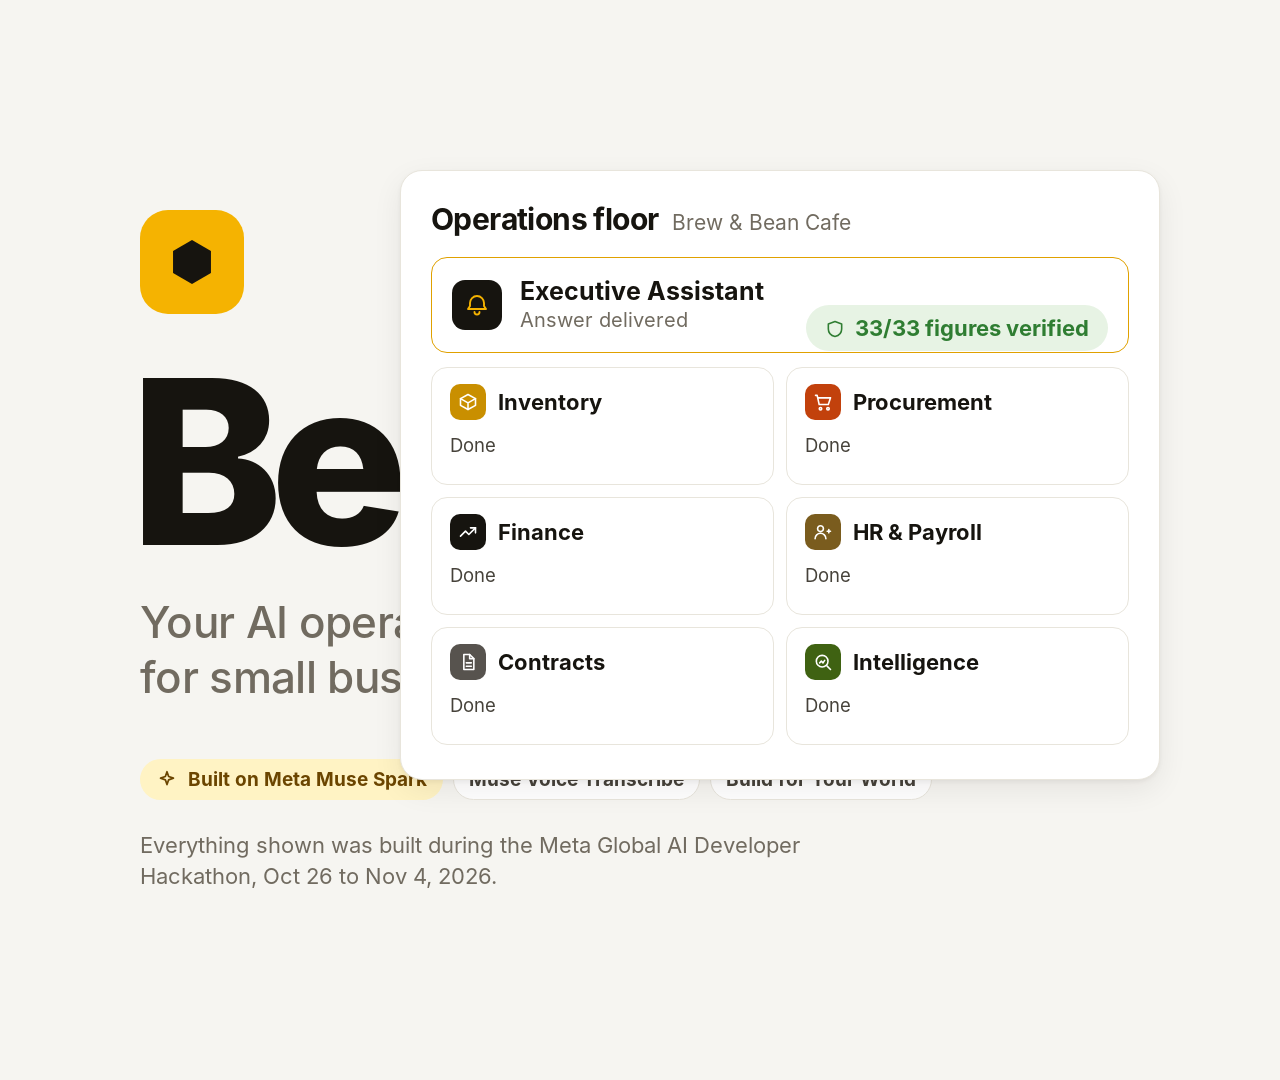
<file: demo/slides.html>
<!doctype html>
<html lang="en">
<head>
<meta charset="utf-8">
<title>Beezy — demo slides</title>
<style>
  /* Same fonts and tokens as the product (frontend/css/app.css) so slides and footage read as one piece. */
  @font-face { font-family: "Inter"; src: url("../frontend/fonts/inter-400.woff") format("woff"); font-weight: 400; }
  @font-face { font-family: "Inter"; src: url("../frontend/fonts/inter-500.woff") format("woff"); font-weight: 500; }
  @font-face { font-family: "Inter"; src: url("../frontend/fonts/inter-600.woff") format("woff"); font-weight: 600; }
  @font-face { font-family: "Inter"; src: url("../frontend/fonts/inter-700.woff") format("woff"); font-weight: 700; }
  @font-face { font-family: "Inter"; src: url("../frontend/fonts/inter-800.woff") format("woff"); font-weight: 800; }
  @font-face { font-family: "Lora"; src: url("../frontend/fonts/lora-var.woff") format("woff"); font-weight: 400 700; }
  @font-face { font-family: "Lora"; src: url("../frontend/fonts/lora-italic-var.woff") format("woff"); font-weight: 400 700; font-style: italic; }
  :root {
    --paper: #f6f5f1; --surface: #ffffff; --surface-2: #fbfaf7; --ink: #16140f; --ink-2: #46423a; --ink-3: #716b60;
    --line: #e8e5dc; --line-2: #d6d1c4; --honey: #f5b301; --honey-deep: #e0a100; --honey-soft: #fff3c4; --honey-ink: #6b4500;
    --blue: #8a5a00; --blue-soft: #fff3c4; --teal: #16140f; --teal-soft: #fff3c4;
    --green: #2f7d32; --green-soft: #e7f3e4; --amber: #c2620a; --amber-soft: #fdeedd; --red: #c0392b; --red-soft: #fbe9e7;
    --inv: #c98f00; --pro: #c2410c; --fin: #16140f; --hr: #7a5c1e; --con: #57534e; --bi: #3f6212;
    --shadow: 0 2px 4px rgba(22, 20, 15, .05), 0 10px 30px rgba(22, 20, 15, .07);
    --sans: "Inter", sans-serif; --serif: "Lora", Georgia, serif;
  }
  * { box-sizing: border-box; margin: 0; padding: 0; }
  html, body { width: 1920px; height: 1080px; overflow: hidden; background: var(--paper); color: var(--ink); font-family: var(--sans);
    -webkit-font-smoothing: antialiased; }
  svg.i { width: 100%; height: 100%; fill: none; stroke: currentColor; stroke-width: 1.9; stroke-linecap: round; stroke-linejoin: round; }
  .slide { position: absolute; inset: 0; display: none; padding: 150px 140px 0; }
  .slide.on { display: block; }
  .brandbar { position: absolute; left: 140px; top: 64px; display: flex; align-items: center; gap: 14px; font-weight: 700; font-size: 24px; letter-spacing: -0.02em; color: var(--ink); }
  .mark { width: 40px; height: 40px; border-radius: 11px; background: var(--honey); display: grid; place-items: center; flex: none; }
  .mark svg { width: 28px; height: 28px; }

  @keyframes up { from { opacity: 0; transform: translateY(24px); } to { opacity: 1; transform: none; } }
  @keyframes fade { from { opacity: 0; } to { opacity: 1; } }
  @keyframes pop { 0% { opacity: 0; transform: scale(.86); } 70% { opacity: 1; transform: scale(1.02); } 100% { opacity: 1; transform: none; } }
  @keyframes draw { from { stroke-dashoffset: var(--len, 900); } to { stroke-dashoffset: 0; } }
  @keyframes flow { to { stroke-dashoffset: -60; } }
  @keyframes win { 0% { opacity: 0; } 8% { opacity: 1; } 92% { opacity: 1; } 100% { opacity: 0; } }
  @keyframes till { from { opacity: 1; } to { opacity: 0; } }
  @keyframes sweep { from { transform: translateX(-100%); } to { transform: translateX(260%); } }
  @keyframes deskOn { 0% { opacity: .62; border-color: var(--line); background: var(--surface); }
    8%, 88% { opacity: 1; border-color: var(--c); background: color-mix(in srgb, var(--c) 7%, var(--surface)); }
    100% { opacity: 1; border-color: var(--line); background: var(--surface); } }
  @keyframes sevOn { from { background: var(--line); } to { background: var(--sev); } }
  .a { opacity: 0; animation: up .85s cubic-bezier(.2, .8, .2, 1) both; }
  .f { opacity: 0; animation: fade .9s ease both; }
  .p { opacity: 0; animation: pop .7s cubic-bezier(.2, .8, .2, 1) both; }

  h1 { font-size: 92px; line-height: 1.04; font-weight: 800; letter-spacing: -0.04em; }
  h2 { font-size: 66px; line-height: 1.08; font-weight: 800; letter-spacing: -0.035em; max-width: 1560px; }
  .panel { background: var(--surface); border: 1px solid var(--line); border-radius: 22px; box-shadow: var(--shadow); }
  .badge { display: inline-flex; align-items: center; gap: 10px; padding: 9px 18px; border-radius: 999px; font-size: 22px; font-weight: 650;
    background: var(--surface); color: var(--ink-2); border: 1px solid var(--line); white-space: nowrap; }
  .badge.teal { background: var(--honey-soft); color: var(--honey-ink); border-color: transparent; }
  .badge.red { background: var(--red-soft); color: var(--red); border-color: transparent; }
  .badge.green { background: var(--green-soft); color: var(--green); border-color: transparent; }
  .badge .dot { width: 12px; height: 12px; border-radius: 4px; }
  .d-icon { width: 42px; height: 42px; border-radius: 11px; display: grid; place-items: center; color: #fff; flex: none; }
  .d-icon svg { width: 24px; height: 24px; }

  /* ---------- title ---------- */
  #title { padding: 0; }
  #title .left { position: absolute; left: 140px; top: 210px; width: 900px; }
  #title .bigmark { width: 104px; height: 104px; border-radius: 28px; background: var(--honey); display: grid; place-items: center; margin-bottom: 44px; }
  #title .bigmark svg { width: 74px; height: 74px; }
  #title .name { font-size: 230px; font-weight: 800; letter-spacing: -0.055em; line-height: .9; margin-left: -10px; }
  #title .tag { font-size: 44px; color: var(--ink-3); margin-top: 30px; font-weight: 500; letter-spacing: -0.015em; line-height: 1.25; }
  #title .chips { display: flex; gap: 10px; margin-top: 54px; }
  #title .chips .badge { font-size: 19px; padding: 8px 15px; }
  #title .built { margin-top: 30px; font-size: 22px; color: var(--ink-3); max-width: 760px; line-height: 1.4; }
  .floor { position: absolute; right: 120px; top: 170px; width: 760px; padding: 30px 30px 34px; }
  .floor .head { display: flex; align-items: baseline; gap: 14px; margin-bottom: 20px; }
  .floor .head b { font-size: 30px; font-weight: 700; letter-spacing: -0.02em; }
  .floor .head span { font-size: 21px; color: var(--ink-3); }
  .exec { display: flex; align-items: center; gap: 18px; border: 1.5px solid var(--honey-deep); border-radius: 16px; padding: 18px 20px; margin-bottom: 14px; position: relative; }
  .exec .d-icon { background: var(--ink); color: var(--honey); width: 50px; height: 50px; border-radius: 13px; }
  .exec b { font-size: 25px; font-weight: 700; display: block; }
  .exec .st { font-size: 20px; color: var(--ink-3); position: relative; height: 26px; margin-top: 2px; }
  .exec .st span, .desk .st span { position: absolute; left: 0; top: 0; white-space: nowrap; }
  .desks { display: grid; grid-template-columns: 1fr 1fr; gap: 12px; }
  .desk { position: relative; overflow: hidden; border: 1.5px solid var(--line); border-radius: 16px; padding: 16px 18px 18px; height: 118px; opacity: .62; background: var(--surface); }
  .desk .nm { display: flex; align-items: center; gap: 12px; font-size: 22px; font-weight: 650; }
  .desk .d-icon { width: 36px; height: 36px; border-radius: 10px; }
  .desk .d-icon svg { width: 20px; height: 20px; }
  .desk .st { position: relative; font-size: 18.5px; color: var(--ink-3); margin-top: 14px; height: 24px; }
  .desk .bar { position: absolute; left: 0; right: 0; bottom: 0; height: 4px; opacity: 0; overflow: hidden; }
  .desk .bar i { display: block; width: 40%; height: 100%; background: var(--c); animation: sweep 1.1s ease-in-out infinite; }
  .verified { position: absolute; right: 20px; top: 50%; transform: translateY(-50%); }

  /* ---------- problem ---------- */
  .alerts6 { display: grid; grid-template-columns: repeat(3, 1fr); gap: 22px; margin-top: 66px; }
  .al { display: flex; gap: 22px; padding: 30px 30px 30px 26px; min-height: 172px; }
  .al .sev { width: 7px; border-radius: 6px; background: var(--line); flex: none; animation: sevOn .4s ease both; }
  .al .t { font-size: 32px; font-weight: 700; letter-spacing: -0.02em; }
  .al .s { font-size: 23px; color: var(--ink-3); margin-top: 8px; line-height: 1.35; }
  .al .badge { margin-top: 16px; font-size: 19px; padding: 6px 14px; }
  .punch { margin-top: 60px; font-family: var(--serif); font-style: italic; font-size: 50px; color: var(--ink); }

  /* ---------- solution ---------- */
  .steps { display: grid; grid-template-columns: 1fr 64px 1fr 64px 1fr; margin-top: 76px; }
  .step { padding: 44px 42px 46px; }
  .step .ic { width: 60px; height: 60px; border-radius: 16px; display: grid; place-items: center; background: var(--honey-soft); color: var(--honey-ink); }
  .step .ic svg { width: 32px; height: 32px; }
  .step .t { font-size: 62px; font-weight: 800; letter-spacing: -0.04em; margin: 26px 0 12px; }
  .step .s { font-size: 26px; color: var(--ink-3); line-height: 1.4; }
  .step.yes { background: var(--honey); border-color: transparent; color: var(--ink); }
  .step.yes .s { color: #4a3800; }
  .step.yes .ic { background: var(--ink); color: var(--honey); }
  .chev { display: grid; place-items: center; color: var(--line-2); }
  .chev svg { width: 40px; height: 40px; }
  .depts { display: flex; gap: 12px; margin-top: 54px; flex-wrap: wrap; }

  /* ---------- architecture ---------- */
  #arch { padding: 150px 110px 0; }
  #arch h2 { font-size: 58px; }
  svg.wires { position: absolute; inset: 0; width: 1920px; height: 1080px; pointer-events: none; }
  .wire { fill: none; stroke: var(--line-2); stroke-width: 3; stroke-dasharray: var(--len, 900); stroke-dashoffset: var(--len, 900); animation: draw .9s ease both; }
  .pulse { fill: none; stroke: var(--honey-deep); stroke-width: 4; stroke-linecap: round; stroke-dasharray: 2 58; opacity: 0; animation: fade .4s ease both, flow 1s linear infinite; }
  .box { position: absolute; padding: 20px 24px; border-radius: 18px; }
  .box .t { font-size: 25px; font-weight: 700; letter-spacing: -0.015em; display: flex; align-items: center; gap: 12px; }
  .box .s { font-size: 19px; color: var(--ink-3); margin-top: 7px; line-height: 1.35; }
  .box.ex { background: var(--ink); color: #fff; border: 0; }
  .box.ex .s { color: #cfc8b8; }
  .box.ex .d-icon { background: var(--honey) !important; color: var(--ink); }
  .box .d-icon { width: 34px; height: 34px; border-radius: 9px; }
  .box .d-icon svg { width: 19px; height: 19px; }
  .agent { position: absolute; width: 330px; height: 72px; border-radius: 16px; display: flex; align-items: center; gap: 14px; padding: 0 16px; font-size: 23px; font-weight: 650; }
  .agent .d-icon { width: 38px; height: 38px; border-radius: 10px; }
  .agent .d-icon svg { width: 21px; height: 21px; }
  .agent em { white-space: nowrap; font-style: normal; font-size: 17px; color: var(--ink-3); font-weight: 500; margin-left: auto; }
  .band { position: absolute; left: 110px; right: 110px; top: 868px; display: grid; grid-template-columns: repeat(3, 1fr); gap: 22px; }
  .band .box { position: relative; }

  /* ---------- trust (a KPI band, like the dashboard) ---------- */
  .kband { display: grid; grid-template-columns: repeat(4, 1fr); margin-top: 72px; overflow: hidden; }
  .kc { padding: 40px 38px 44px; border-right: 1px solid var(--line); }
  .kc:last-child { border-right: 0; }
  .kc .ic { width: 52px; height: 52px; border-radius: 14px; display: grid; place-items: center; background: var(--honey-soft); color: var(--honey-ink); }
  .kc .ic svg { width: 28px; height: 28px; }
  .kc .v { font-size: 60px; font-weight: 800; letter-spacing: -0.045em; margin-top: 26px; }
  .kc .l { font-size: 25px; font-weight: 650; margin-top: 6px; }
  .kc .s { font-size: 21px; color: var(--ink-3); margin-top: 10px; line-height: 1.4; }

  /* ---------- next ---------- */
  .next { display: grid; grid-template-columns: repeat(3, 1fr); gap: 24px; margin-top: 70px; }
  .next .panel { padding: 40px 40px 44px; min-height: 280px; }
  .next .ic { width: 56px; height: 56px; border-radius: 15px; display: grid; place-items: center; background: var(--honey-soft); color: var(--honey-ink); }
  .next .ic svg { width: 30px; height: 30px; }
  .next .t { font-size: 34px; font-weight: 750; letter-spacing: -0.025em; margin-top: 26px; }
  .next .s { font-size: 24px; color: var(--ink-3); margin-top: 12px; line-height: 1.4; }

  /* ---------- bumper & close ---------- */
  #bumper, #close { padding: 0; }
  #bumper.on, #close.on { display: grid; place-items: center; text-align: center; background: var(--ink); color: #fff; }
  #bumper .s, #close .by { color: #b5ad9c !important; }
  .live { color: var(--honey) !important; } .live i { background: var(--honey) !important; }
  .live { display: inline-flex; align-items: center; gap: 12px; font-size: 24px; color: var(--red); font-weight: 650; margin-bottom: 26px; }
  .live i { width: 16px; height: 16px; border-radius: 50%; background: var(--red); }
  #bumper .big { font-size: 128px; font-weight: 800; letter-spacing: -0.055em; }
  #bumper .s { font-size: 30px; color: var(--ink-3); margin-top: 22px; }
  #close .big { font-size: 132px; font-weight: 800; letter-spacing: -0.055em; line-height: 1.02; }
  #close .big span { display: inline-block; }
  #close .url { margin-top: 60px; display: inline-flex; align-items: center; gap: 16px; font-size: 36px; font-weight: 650; color: var(--ink);
    padding: 18px 30px; }
  #close .by { margin-top: 26px; font-size: 25px; color: var(--ink-3); }
  /* ---------- muse (how the Meta models are used) ---------- */
  #muse h2 { font-size: 58px; }
  .mflow { position: absolute; left: 140px; top: 300px; width: 1090px; display: grid; gap: 22px; }
  .mstep { display: grid; grid-template-columns: 300px 1fr; gap: 26px; align-items: start; }
  .mstep .lab { padding-top: 10px; }
  .mstep .n { width: 46px; height: 46px; clip-path: polygon(50% 0, 100% 25%, 100% 75%, 50% 100%, 0 75%, 0 25%); background: var(--honey);
    display: grid; place-items: center; font-weight: 800; font-size: 22px; color: var(--ink); }
  .mstep .t { font-size: 29px; font-weight: 750; letter-spacing: -0.02em; margin-top: 14px; }
  .mstep .s { font-size: 20px; color: var(--ink-3); margin-top: 6px; line-height: 1.4; }
  .code { background: var(--ink); color: #e9e4d6; border-radius: 18px; padding: 22px 26px; font-family: "DejaVu Sans Mono", monospace;
    font-size: 19.5px; line-height: 1.55; white-space: pre; box-shadow: var(--shadow); }
  .code .k { color: var(--honey); } .code .v { color: #bfe3a8; } .code .c { color: #8f887a; } .code .u { color: #fff; font-weight: 700; }
  .code .ln { display: block; opacity: 0; animation: fade .35s ease both; }
  .mside { position: absolute; left: 1300px; top: 300px; width: 480px; display: grid; gap: 20px; }
  .mcard { padding: 24px 28px 26px; display: grid; grid-template-columns: 52px 1fr; column-gap: 18px; align-items: center; }
  .mcard .e, .mcard .s { grid-column: 1 / -1; }
  .mcard .ic { width: 52px; height: 52px; border-radius: 14px; display: grid; place-items: center; background: var(--ink); color: var(--honey); }
  .mcard .ic svg { width: 28px; height: 28px; }
  .mcard .t { font-size: 30px; font-weight: 800; letter-spacing: -0.03em; }
  .mcard .e { font-family: "DejaVu Sans Mono", monospace; font-size: 17px; color: var(--honey-ink); margin-top: 16px; }
  .mcard .s { font-size: 20px; color: var(--ink-2); margin-top: 10px; line-height: 1.4; }
  .mcard.hot { background: var(--honey); border-color: transparent; }
  .mcard.hot .e { color: #4a3800; } .mcard.hot .s { color: #3a2c00; }
</style>
</head>
<body>

<!-- 1. TITLE -->
<section class="slide" id="title">
  <div class="left">
    <div class="bigmark a" style="animation-delay:.05s"><svg viewBox="0 0 32 32"><path d="M16 6.5 L24.2 11.25 L24.2 20.75 L16 25.5 L7.8 20.75 L7.8 11.25 Z" fill="#16140f"/></svg></div>
    <div class="name a" style="animation-delay:.2s">Beezy</div>
    <div class="tag a" style="animation-delay:.55s">Your AI operations team<br>for small businesses.</div>
    <div class="chips">
      <span class="badge teal a" style="animation-delay:1.0s"><i data-icon="sparkle" style="width:22px;height:22px;display:inline-block"></i>Built on Meta Muse Spark</span>
      <span class="badge a" style="animation-delay:1.15s">Muse Voice Transcribe</span>
      <span class="badge a" style="animation-delay:1.3s">Build for Your World</span>
    </div>
    <div class="built a" style="animation-delay:1.6s">Everything shown was built during the Meta Global AI Developer Hackathon, Oct 26 to Nov 4, 2026.</div>
  </div>
  <div class="panel floor p" style="animation-delay:.45s">
    <div class="head"><b>Operations floor</b><span>Brew &amp; Bean Cafe</span></div>
    <div class="exec">
      <div class="d-icon" data-icon="assistant"></div>
      <div><b>Executive Assistant</b>
        <div class="st"><span style="animation:till .2s 1.5s both">Waiting for a request</span>
          <span style="opacity:0;animation:win 4.9s 1.5s both">Delegating to 6 agents in parallel</span>
          <span style="opacity:0;animation:fade .3s 6.4s both">Answer delivered</span></div></div>
      <span class="badge green verified p" style="animation-delay:6.6s"><i data-icon="shield" style="width:20px;height:20px;display:inline-block"></i>33/33 figures verified</span>
    </div>
    <div class="desks" id="desks"></div>
  </div>
</section>

<!-- 2. PROBLEM -->
<section class="slide" id="problem">
  <div class="brandbar f"><span class="mark"><svg viewBox="0 0 32 32"><path d="M16 6.5 L24.2 11.25 L24.2 20.75 L16 25.5 L7.8 20.75 L7.8 11.25 Z" fill="#16140f"/></svg></span>Beezy</div>
  <h2 class="a" style="animation-delay:.1s">A small business runs on six systems<br>that never talk to each other.</h2>
  <div class="alerts6">
    <div class="panel al a" style="animation-delay:.8s"><i class="sev" style="--sev:var(--red);animation-delay:5.4s"></i><div><div class="t">Stock spreadsheet</div><div class="s">Updated when someone remembers</div><span class="badge red p" style="animation-delay:5.5s">Stockout</span></div></div>
    <div class="panel al a" style="animation-delay:1.0s"><i class="sev" style="--sev:var(--amber);animation-delay:5.6s"></i><div><div class="t">Supplier emails</div><div class="s">Prices and lead times buried in threads</div><span class="badge red p" style="animation-delay:5.7s">Overpaid</span></div></div>
    <div class="panel al a" style="animation-delay:1.2s"><i class="sev" style="--sev:var(--red);animation-delay:5.8s"></i><div><div class="t">Payroll calculator</div><div class="s">Manual, and easy to get wrong</div><span class="badge red p" style="animation-delay:5.9s">Pay error</span></div></div>
    <div class="panel al a" style="animation-delay:1.4s"><i class="sev" style="--sev:var(--amber);animation-delay:6.0s"></i><div><div class="t">Contract folder</div><div class="s">Renewal deadlines slip past</div><span class="badge red p" style="animation-delay:6.1s">Auto-renewed</span></div></div>
    <div class="panel al a" style="animation-delay:1.6s"><i class="sev" style="--sev:var(--amber);animation-delay:6.2s"></i><div><div class="t">Accounting app</div><div class="s">Looks backwards, not ahead</div><span class="badge red p" style="animation-delay:6.3s">No forecast</span></div></div>
    <div class="panel al a" style="animation-delay:1.8s"><i class="sev" style="--sev:var(--red);animation-delay:6.4s"></i><div><div class="t">Bank statements</div><div class="s">Cash surprises at month end</div><span class="badge red p" style="animation-delay:6.5s">Cash shortfall</span></div></div>
  </div>
  <div class="punch a" style="animation-delay:8.2s">Owners find problems after they have already cost money.</div>
</section>

<!-- 3. SOLUTION -->
<section class="slide" id="solution">
  <div class="brandbar f"><span class="mark"><svg viewBox="0 0 32 32"><path d="M16 6.5 L24.2 11.25 L24.2 20.75 L16 25.5 L7.8 20.75 L7.8 11.25 Z" fill="#16140f"/></svg></span>Beezy</div>
  <h2 class="a" style="animation-delay:.1s">Six AI departments that do the work,<br>not just report on it.</h2>
  <div class="steps">
    <div class="panel step a" style="animation-delay:1.2s"><div class="ic" data-icon="bell"></div><div class="t">Detect</div><div class="s">Agents watch stock, cash, payroll and contracts around the clock.</div></div>
    <div class="chev f" style="animation-delay:2.3s" data-icon="chev"></div>
    <div class="panel step a" style="animation-delay:2.7s"><div class="ic" data-icon="procurement"></div><div class="t">Prepare</div><div class="s">They compare suppliers, draft orders and payroll, and schedule reminders.</div></div>
    <div class="chev f" style="animation-delay:3.8s" data-icon="chev"></div>
    <div class="panel step yes a" style="animation-delay:4.2s"><div class="ic" data-icon="check"></div><div class="t">You approve</div><div class="s">Nothing that spends money happens without the owner's yes.</div></div>
  </div>
  <div class="depts" id="deptChips"></div>
</section>

<!-- 4. ARCHITECTURE -->
<section class="slide" id="arch">
  <div class="brandbar f" style="left:110px"><span class="mark"><svg viewBox="0 0 32 32"><path d="M16 6.5 L24.2 11.25 L24.2 20.75 L16 25.5 L7.8 20.75 L7.8 11.25 Z" fill="#16140f"/></svg></span>Beezy</div>
  <h2 class="a" style="animation-delay:.1s">Muse Spark decides. Deterministic code does the maths.</h2>
  <svg class="wires">
    <path class="wire" style="--len:150;animation-delay:1.3s" d="M410 566 L520 566"/>
    <path class="wire" style="--len:420;animation-delay:2.4s" d="M860 566 C 910 566, 910 306, 960 306"/>
    <path class="wire" style="--len:340;animation-delay:2.5s" d="M860 566 C 910 566, 910 394, 960 394"/>
    <path class="wire" style="--len:220;animation-delay:2.6s" d="M860 566 C 910 566, 910 482, 960 482"/>
    <path class="wire" style="--len:220;animation-delay:2.7s" d="M860 566 C 910 566, 910 570, 960 570"/>
    <path class="wire" style="--len:340;animation-delay:2.8s" d="M860 566 C 910 566, 910 658, 960 658"/>
    <path class="wire" style="--len:420;animation-delay:2.9s" d="M860 566 C 910 566, 910 746, 960 746"/>
    <path class="pulse" style="animation-delay:5.2s,5.2s" d="M860 566 C 910 566, 910 306, 960 306"/>
    <path class="pulse" style="animation-delay:5.25s,5.25s" d="M860 566 C 910 566, 910 394, 960 394"/>
    <path class="pulse" style="animation-delay:5.3s,5.3s" d="M860 566 C 910 566, 910 482, 960 482"/>
    <path class="pulse" style="animation-delay:5.35s,5.35s" d="M860 566 C 910 566, 910 570, 960 570"/>
    <path class="pulse" style="animation-delay:5.4s,5.4s" d="M860 566 C 910 566, 910 658, 960 658"/>
    <path class="pulse" style="animation-delay:5.45s,5.45s" d="M860 566 C 910 566, 910 746, 960 746"/>
    <path class="wire" style="--len:240;animation-delay:4.2s" d="M1290 306 C 1345 306, 1345 410, 1400 410"/>
    <path class="wire" style="--len:200;animation-delay:4.25s" d="M1290 482 C 1345 482, 1345 430, 1400 430"/>
    <path class="wire" style="--len:400;animation-delay:4.3s" d="M1290 746 C 1345 746, 1345 450, 1400 450"/>
    <path class="wire" style="--len:120;animation-delay:6.3s" d="M1600 500 L1600 560"/>
    <path class="wire" style="--len:120;animation-delay:6.9s" d="M1600 680 L1600 740"/>
  </svg>
  <div class="panel box a" style="left:110px;top:486px;width:300px;animation-delay:.8s"><div class="t"><span class="d-icon" style="background:var(--ink-2)" data-icon="mic"></span>Owner &amp; team</div><div class="s">Dashboard, chat, and voice through Muse Voice Transcribe</div></div>
  <div class="box ex a" style="left:520px;top:478px;width:340px;animation-delay:1.6s;box-shadow:var(--shadow)"><div class="t"><span class="d-icon" style="background:rgba(255,255,255,.18)" data-icon="assistant"></span>Executive Assistant</div><div class="s">Muse Spark 1.3 plans the work and consults agents in parallel</div></div>
  <div id="archAgents"></div>
  <div class="panel box a" style="left:1400px;top:372px;width:410px;animation-delay:4.5s"><div class="t">30 typed tools</div><div class="s">Arguments validated and filtered by the user's role</div></div>
  <div class="panel box a" style="left:1400px;top:560px;width:410px;animation-delay:6.0s"><div class="t">Deterministic services</div><div class="s">Thresholds, forecasts, payroll and totals in code</div></div>
  <div class="panel box a" style="left:1400px;top:740px;width:410px;animation-delay:6.6s"><div class="t">Business records</div><div class="s">Tenant-scoped data, audit log, agent events</div></div>
  <div class="band">
    <div class="panel box a" style="animation-delay:8.4s"><div class="t"><span class="d-icon" style="background:var(--teal)" data-icon="check"></span>Approval queue</div><div class="s">Agents draft, people approve. Spending limits are enforced by the server.</div></div>
    <div class="panel box a" style="animation-delay:9.6s"><div class="t"><span class="d-icon" style="background:var(--green)" data-icon="shield"></span>Verifier</div><div class="s">Every figure in an answer is traced back to a tool result.</div></div>
    <div class="panel box a" style="animation-delay:10.8s"><div class="t"><span class="d-icon" style="background:var(--amber)" data-icon="automations"></span>Automation engine</div><div class="s">Rules run on a schedule and on stock events, like the 20% restock rule.</div></div>
  </div>
</section>

<!-- 4b. MUSE: how the Meta models are used -->
<section class="slide" id="muse">
  <div class="brandbar f"><span class="mark"><svg viewBox="0 0 32 32"><path d="M16 6.5 L24.2 11.25 L24.2 20.75 L16 25.5 L7.8 20.75 L7.8 11.25 Z" fill="#16140f"/></svg></span>Beezy</div>
  <h2 class="a" style="animation-delay:.1s">That health check, as Muse Spark sees it.</h2>
  <div class="mflow">
    <div class="mstep a" style="animation-delay:.7s">
      <div class="lab"><div class="n">1</div><div class="t">Plan</div><div class="s">The Executive Assistant gets the question and six agents it can call.</div></div>
      <div class="code"><span class="ln" style="animation-delay:.9s"><span class="u">POST</span> api.meta.ai/v1/chat/completions</span><span class="ln" style="animation-delay:1.1s">{ <span class="k">"model"</span>: <span class="v">"muse-spark-1.3"</span>,</span><span class="ln" style="animation-delay:1.3s">  <span class="k">"parallel_tool_calls"</span>: <span class="v">true</span>,</span><span class="ln" style="animation-delay:1.5s">  <span class="k">"tools"</span>: [consult_inventory, consult_finance,</span><span class="ln" style="animation-delay:1.6s">            consult_bi, <span class="c">… 3 more agents</span>] }</span></div>
    </div>
    <div class="mstep a" style="animation-delay:3.0s">
      <div class="lab"><div class="n">2</div><div class="t">Delegate in parallel</div><div class="s">Each agent then runs its own Muse Spark loop over its own typed tools.</div></div>
      <div class="code"><span class="ln" style="animation-delay:3.2s"><span class="k">"tool_calls"</span>: [</span><span class="ln" style="animation-delay:3.5s">  { <span class="k">"name"</span>: <span class="v">"consult_inventory"</span> },  <span class="c">→ get_low_stock_products</span></span><span class="ln" style="animation-delay:3.7s">  { <span class="k">"name"</span>: <span class="v">"consult_finance"</span> },    <span class="c">→ forecast_cash_balance</span></span><span class="ln" style="animation-delay:3.9s">  { <span class="k">"name"</span>: <span class="v">"consult_bi"</span> } ]       <span class="c">→ evaluate_affordability</span></span></div>
    </div>
    <div class="mstep a" style="animation-delay:5.6s">
      <div class="lab"><div class="n">3</div><div class="t">Answer from data</div><div class="s">Tool results go back to the model. The verifier checks every figure it writes.</div></div>
      <div class="code"><span class="ln" style="animation-delay:5.8s">{ <span class="k">"role"</span>: <span class="v">"tool"</span>,</span><span class="ln" style="animation-delay:6.0s">  <span class="k">"tool_call_id"</span>: <span class="v">"call_0_get_financial_summary"</span>,</span><span class="ln" style="animation-delay:6.2s">  <span class="k">"content"</span>: <span class="v">"{\"revenue\": 46552.91, …}"</span> }</span></div>
    </div>
  </div>
  <div class="mside">
    <div class="panel mcard hot a" style="animation-delay:7.6s"><div class="ic" data-icon="sparkle"></div><div class="t">Muse Spark 1.3</div><div class="e">/v1/chat/completions</div><div class="s">Plans every request, delegates to six agents and chooses from about 30 typed tools.</div></div>
    <div class="panel mcard a" style="animation-delay:8.6s"><div class="ic" data-icon="mic"></div><div class="t">Muse Voice Transcribe</div><div class="e">/v1/asr/transcribe</div><div class="s">Hold the mic and speak a request. The browser sends 16 kHz audio; the agents get text.</div></div>
    <div class="panel mcard a" style="animation-delay:9.6s"><div class="ic" data-icon="shield"></div><div class="t">Every call logged</div><div class="s">Model, agent, latency and tokens, with retries and a labelled fallback if the API is down.</div></div>
  </div>
</section>

<!-- 5. BUMPER -->
<section class="slide" id="bumper">
  <div>
    <div class="live f"><i></i>Real product footage</div>
    <div class="big a" style="animation-delay:.12s">Let's run a cafe.</div>
    <div class="s a" style="animation-delay:.4s">Brew &amp; Bean Cafe: 5 staff, 7 stock items, 4 suppliers, 4 contracts. All fictional.</div>
  </div>
</section>

<!-- 6. TRUST -->
<section class="slide" id="trust">
  <div class="brandbar f"><span class="mark"><svg viewBox="0 0 32 32"><path d="M16 6.5 L24.2 11.25 L24.2 20.75 L16 25.5 L7.8 20.75 L7.8 11.25 Z" fill="#16140f"/></svg></span>Beezy</div>
  <h2 class="a" style="animation-delay:.1s">An AI you can hand the keys to,<br>because it never holds the money.</h2>
  <div class="panel kband a" style="animation-delay:.9s">
    <div class="kc a" style="animation-delay:1.3s"><div class="ic" data-icon="shield"></div><div class="v">Verified</div><div class="l">Every figure is checked</div><div class="s">Each number in an answer is traced to a tool result; anything untraceable is flagged.</div></div>
    <div class="kc a" style="animation-delay:2.5s"><div class="ic" data-icon="check"></div><div class="v">Approved</div><div class="l">Agents draft, people decide</div><div class="s">Orders and payroll wait in a queue, with limits enforced by the server.</div></div>
    <div class="kc a" style="animation-delay:3.7s"><div class="ic" data-icon="payroll"></div><div class="v">6 roles</div><div class="l">Role-aware agents</div><div class="s">Tools are filtered per user, so staff can't pull salaries through the assistant.</div></div>
    <div class="kc a" style="animation-delay:4.9s"><div class="ic" data-icon="sparkle"></div><div class="v">56 tests</div><div class="l">Including the Muse Spark path</div><div class="s">Parallel tool calls, verification and fallback, tested against the Meta API format.</div></div>
  </div>
</section>

<!-- 7. NEXT -->
<section class="slide" id="next">
  <div class="brandbar f"><span class="mark"><svg viewBox="0 0 32 32"><path d="M16 6.5 L24.2 11.25 L24.2 20.75 L16 25.5 L7.8 20.75 L7.8 11.25 Z" fill="#16140f"/></svg></span>Beezy</div>
  <h2 class="a" style="animation-delay:.1s">From one cafe to every corner shop.</h2>
  <div class="next">
    <div class="panel a" style="animation-delay:.9s"><div class="ic" data-icon="finance"></div><div class="t">Live data feeds</div><div class="s">Point-of-sale and bank feeds keep stock and cash current automatically.</div></div>
    <div class="panel a" style="animation-delay:1.7s"><div class="ic" data-icon="procurement"></div><div class="t">Orders that send themselves</div><div class="s">Approved purchase orders go straight to suppliers by email or API.</div></div>
    <div class="panel a" style="animation-delay:2.5s"><div class="ic" data-icon="payroll"></div><div class="t">Verified payroll packs</div><div class="s">Country rule packs reviewed by professionals plug into the rules engine.</div></div>
  </div>
</section>

<!-- 8. CLOSE -->
<section class="slide" id="close">
  <div>
    <div class="big"><span class="a" style="animation-delay:.1s">Detect.</span> <span class="a" style="animation-delay:.6s">Prepare.</span><br><span class="a" style="animation-delay:1.1s;color:var(--honey)">You approve.</span></div>
    <div><span class="panel url a" style="animation-delay:2.0s"><span class="mark"><svg viewBox="0 0 32 32"><path d="M16 6.5 L24.2 11.25 L24.2 20.75 L16 25.5 L7.8 20.75 L7.8 11.25 Z" fill="#16140f"/></svg></span>github.com/henrylee0509/beezy</span></div>
    <div class="by a" style="animation-delay:2.4s">Built on Meta Muse Spark during the Meta Global AI Developer Hackathon, Oct 26 to Nov 4, 2026.</div>
  </div>
</section>

<script>
  // Icon paths copied from the product (frontend/js/ui.js) so slides use the same iconography.
  const P = {
    assistant: '<path d="M12 3a7 7 0 0 0-7 7v3l-2 3h18l-2-3v-3a7 7 0 0 0-7-7z"/><path d="M9.5 19a2.5 2.5 0 0 0 5 0"/>',
    inventory: '<path d="M21 8 12 3 3 8v8l9 5 9-5z"/><path d="M3 8l9 5 9-5M12 13v8"/>',
    finance: '<path d="M3 17l6-6 4 4 8-8"/><path d="M15 7h6v6"/>',
    payroll: '<circle cx="9" cy="8" r="3.5"/><path d="M2.5 20a6.5 6.5 0 0 1 13 0"/><path d="M17 11h4M19 9v4"/>',
    contracts: '<path d="M7 3h7l5 5v13H7z"/><path d="M14 3v5h5M10 13h6M10 17h6"/>',
    procurement: '<path d="M3 4h2l2.4 11h11L21 7H6.2"/><circle cx="9" cy="20" r="1.5"/><circle cx="18" cy="20" r="1.5"/>',
    bi: '<circle cx="11" cy="11" r="7"/><path d="M21 21l-4.3-4.3M8 13l2-2 2 2 2-3"/>',
    automations: '<path d="M13 2 4 14h7l-1 8 9-12h-7z"/>',
    bell: '<path d="M18 8a6 6 0 1 0-12 0c0 7-3 9-3 9h18s-3-2-3-9"/><path d="M13.7 21a2 2 0 0 1-3.4 0"/>',
    sparkle: '<path d="M12 3l1.8 5.2L19 10l-5.2 1.8L12 17l-1.8-5.2L5 10l5.2-1.8z"/>',
    check: '<path d="M5 12l5 5L20 7"/>',
    shield: '<path d="M12 3 4 6v6c0 5 3.5 8 8 9 4.5-1 8-4 8-9V6z"/>',
    mic: '<rect x="9" y="3" width="6" height="11" rx="3"/><path d="M5 11a7 7 0 0 0 14 0M12 18v3"/>',
    chev: '<path d="M9 5l7 7-7 7"/>',
  };
  const svg = (n) => `<svg class="i" viewBox="0 0 24 24">${P[n]}</svg>`;
  const DEPTS = [
    ['Inventory', 'inventory', '--inv', 'Checking stock levels', 'forecasts'],
    ['Procurement', 'procurement', '--pro', 'Comparing suppliers', 'orders'],
    ['Finance', 'finance', '--fin', 'Forecasting cash flow', 'cash flow'],
    ['HR & Payroll', 'payroll', '--hr', 'Calculating payroll', 'payroll'],
    ['Contracts', 'contracts', '--con', 'Checking renewals', 'renewals'],
    ['Intelligence', 'bi', '--bi', 'Ranking priorities', 'priorities'],
  ];
  document.getElementById('desks').innerHTML = DEPTS.map(([n, ic, c, task], i) => {
    const s = 1.7 + i * 0.42, d = 2.3;
    return `<div class="desk" style="--c:var(${c});animation:deskOn ${d}s ${s}s both">
      <div class="nm"><span class="d-icon" style="background:var(${c})">${svg(ic)}</span>${n}</div>
      <div class="st"><span style="animation:till .15s ${s}s both">Idle</span>
        <span style="opacity:0;animation:win ${d}s ${s}s both">${task}…</span>
        <span style="opacity:0;animation:fade .25s ${s + d}s both;color:var(--ink-2)">Done</span></div>
      <div class="bar" style="animation:win ${d}s ${s}s both"><i></i></div></div>`;
  }).join('');
  document.getElementById('deptChips').innerHTML = DEPTS.map(([n, , c], i) =>
    `<span class="badge p" style="animation-delay:${6.3 + i * 0.15}s"><i class="dot" style="background:var(${c})"></i>${n === 'Intelligence' ? 'Business Intelligence' : n}</span>`).join('');
  document.getElementById('archAgents').innerHTML = DEPTS.map(([n, ic, c, , what], i) =>
    `<div class="panel agent a" style="left:960px;top:${270 + i * 88}px;animation-delay:${3.0 + i * 0.1}s"><span class="d-icon" style="background:var(${c})">${svg(ic)}</span>${n}<em>${what}</em></div>`).join('');
  document.querySelectorAll('[data-icon]').forEach(el => { el.innerHTML = svg(el.dataset.icon); });

  const id = new URLSearchParams(location.search).get('s') || 'title';
  document.getElementById(id).classList.add('on');
  // Renderer hook: freeze every animation and seek to t seconds.
  window.seek = (t) => { for (const a of document.getAnimations()) { a.pause(); a.currentTime = t * 1000; } };
</script>
</body>
</html>
</file>
